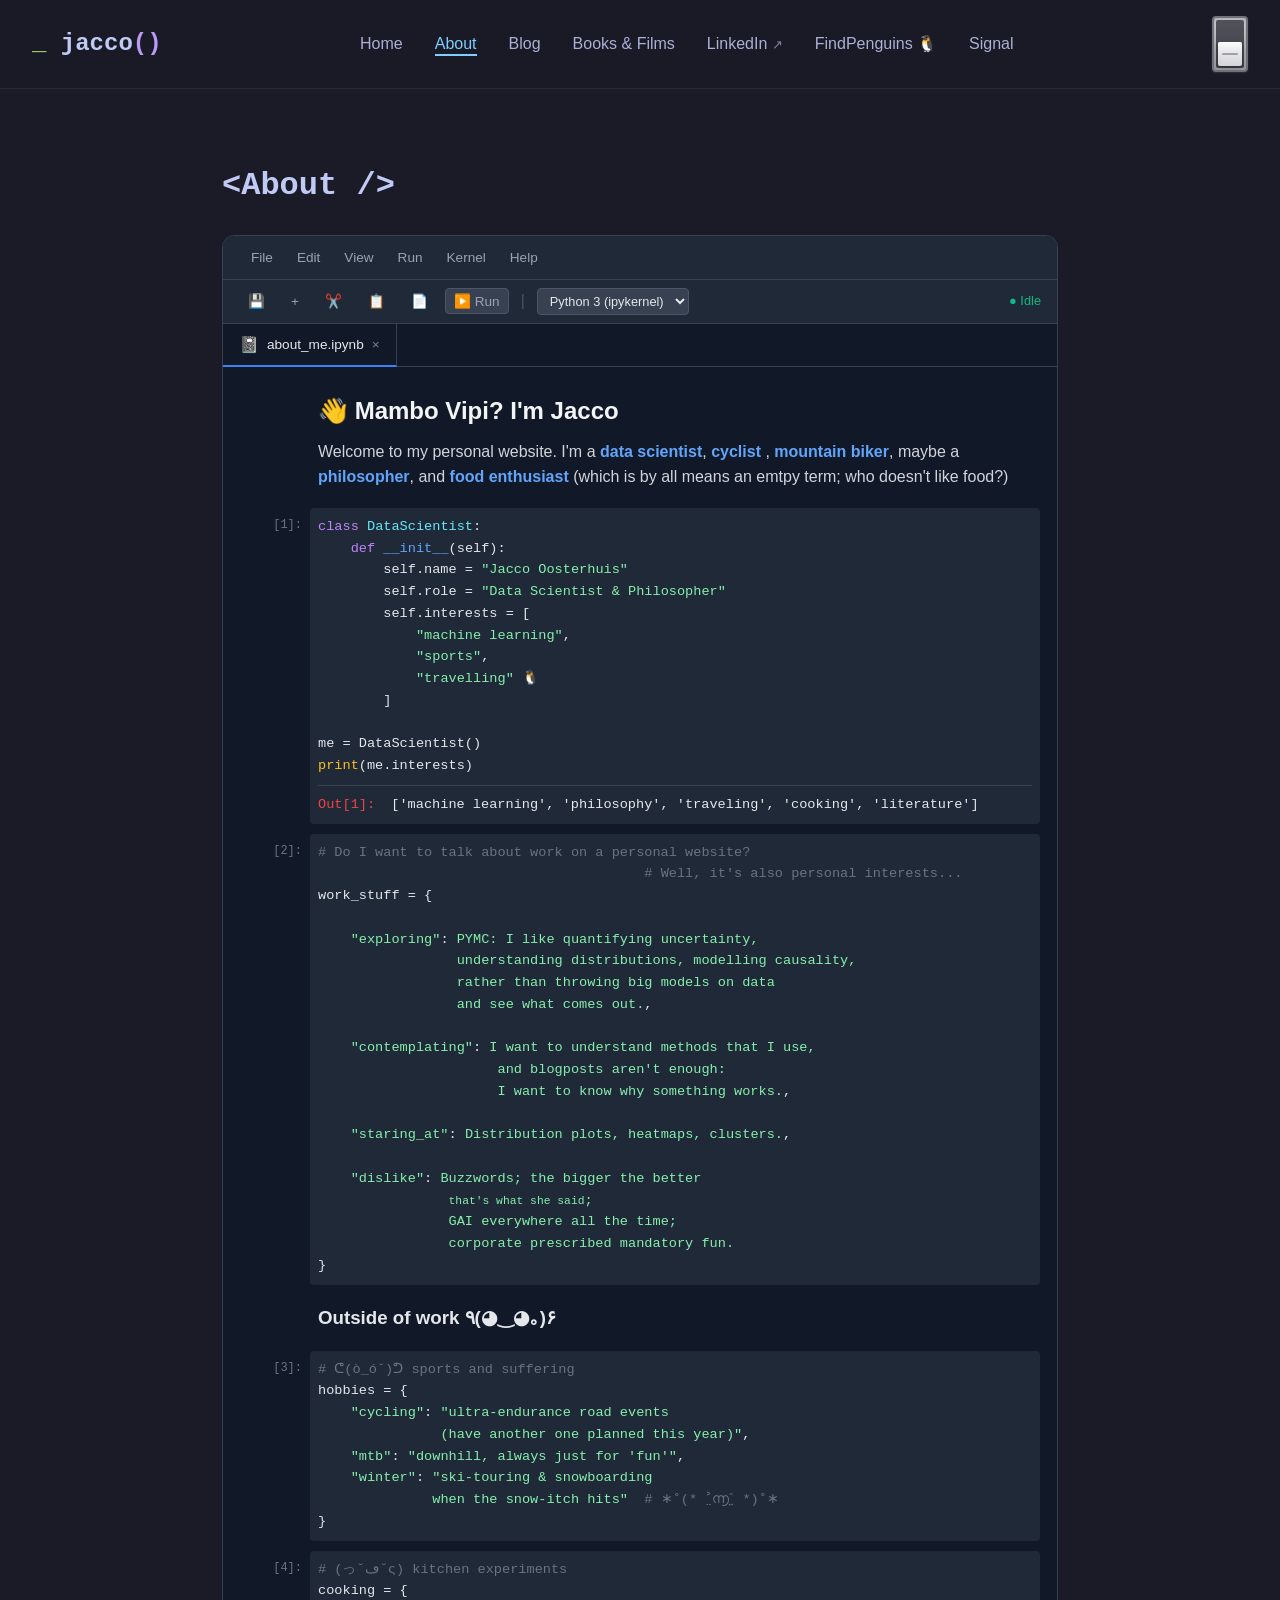
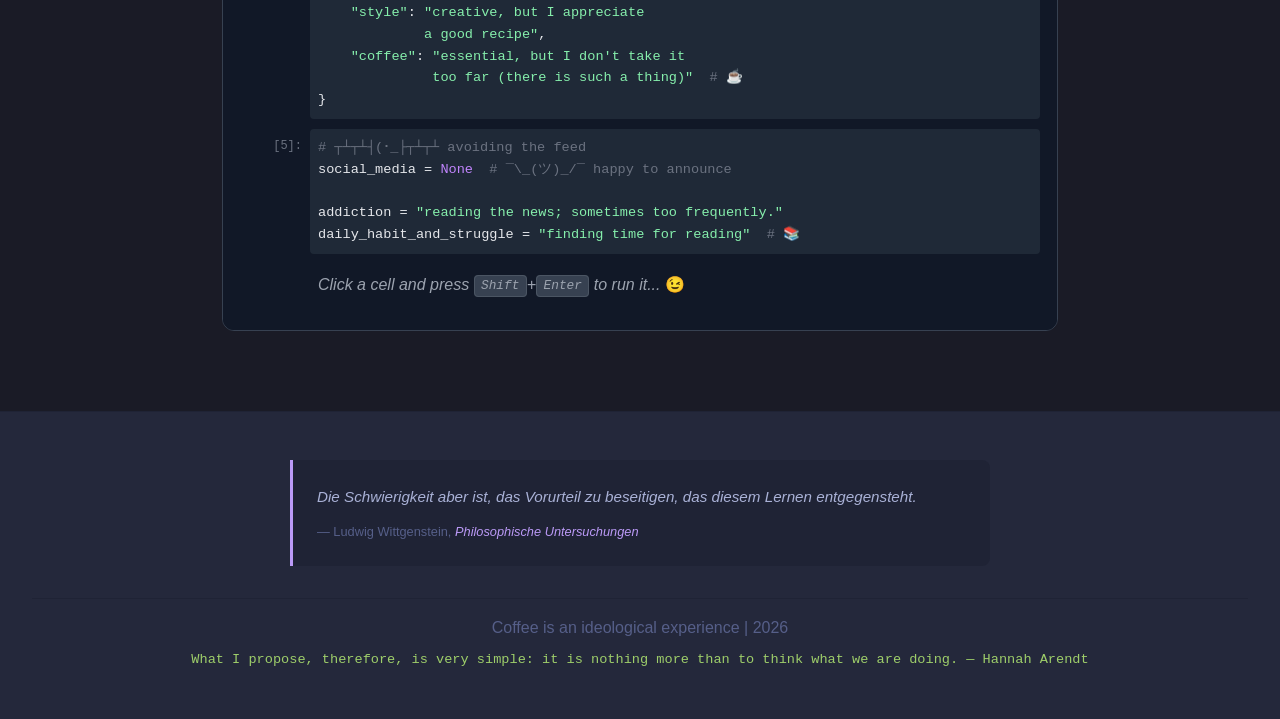
<file: about.html>
<!DOCTYPE html>
<html lang="en">
<head>
    <meta charset="UTF-8">
    <meta name="viewport" content="width=device-width, initial-scale=1.0">
    <title>About | Jacco Oosterhuis</title>
    <link rel="stylesheet" href="styles.css">
    <script src="main.js"></script>
    <script defer src="https://cloud.umami.is/script.js" data-website-id="15465a72-4ce7-4cb9-9554-c879aae16ece"></script>
</head>
<body>
    <div id="header-placeholder"></div>

    <main class="page-content">
        <section id="about" class="section about">
            <h2>&lt;About /&gt;</h2>
            <div class="about-content">
                <div class="jupyter-lab">
                    <div class="jupyter-header">
                        <div class="jupyter-menu">
                            <span>File</span>
                            <span>Edit</span>
                            <span>View</span>
                            <span>Run</span>
                            <span>Kernel</span>
                            <span>Help</span>
                        </div>
                        <div class="jupyter-toolbar">
                            <button class="jupyter-btn" title="Save">💾</button>
                            <button class="jupyter-btn" title="Add cell">+</button>
                            <button class="jupyter-btn" title="Cut">✂️</button>
                            <button class="jupyter-btn" title="Copy">📋</button>
                            <button class="jupyter-btn" title="Paste">📄</button>
                            <button class="jupyter-btn run-btn" title="Run">▶️ Run</button>
                            <span class="jupyter-divider">|</span>
                            <select class="jupyter-select">
                                <option>Python 3 (ipykernel)</option>
                            </select>
                            <span class="jupyter-kernel-status">● Idle</span>
                        </div>
                    </div>
                    <div class="jupyter-sidebar">
                        <div class="sidebar-icon active">📁</div>
                        <div class="sidebar-icon">🔍</div>
                        <div class="sidebar-icon">🔧</div>
                    </div>
                    <div class="jupyter-main">
                        <div class="jupyter-tabs">
                            <div class="jupyter-tab active">
                                <span class="tab-icon">📓</span>
                                about_me.ipynb
                                <span class="tab-close">×</span>
                            </div>
                        </div>
                        <div class="jupyter-notebook">
                            <div class="jupyter-cell markdown" data-cell="0" tabindex="0">
                                <div class="cell-sidebar">
                                    <span class="cell-number"></span>
                                </div>
                                <div class="cell-content">
                                    <div class="cell-rendered">
                                        <h1>👋 Mambo Vipi? I'm Jacco</h1>
                                        <p>Welcome to my personal website. I'm a <strong>data scientist</strong>, <strong> cyclist </strong>, <strong> mountain biker</strong>, maybe a <strong>philosopher</strong>, and <strong>food enthusiast</strong> (which is by all means an emtpy term; who doesn't like food?) </p>
                                    </div>
                                </div>
                            </div>
                            <div class="jupyter-cell code" data-cell="1" tabindex="0">
                                <div class="cell-sidebar">
                                    <span class="cell-number">[1]:</span>
                                </div>
                                <div class="cell-content">
                                    <pre class="cell-input"><span class="keyword">class</span> <span class="class-name">DataScientist</span>:
    <span class="keyword">def</span> <span class="function">__init__</span>(self):
        self.name = <span class="string">"Jacco Oosterhuis"</span>
        self.role = <span class="string">"Data Scientist & Philosopher"</span>
        self.interests = [
            <span class="string">"machine learning"</span>,
            <span class="string">"sports"</span>,
            <span class="string"><a href="https://findpenguins.com/2zhhsb5mmg9cf" target="_top" style="color: inherit; text-decoration: none">"travelling"</a></span> 🐧            
        ]

me = DataScientist()
<span class="builtin">print</span>(me.interests)</pre>
                                    <div class="cell-output">
                                        <span class="output-label">Out[1]:</span>
                                        <span class="output-text">['machine learning', 'philosophy', 'traveling', 'cooking', 'literature']</span>
                                    </div>
                                </div>
                            </div>
                            <div class="jupyter-cell code" data-cell="2" tabindex="0">
                                <div class="cell-sidebar">
                                    <span class="cell-number">[2]:</span>
                                </div>
                                <div class="cell-content">
                                    <pre class="cell-input"><span class="comment"># Do I want to talk about work on a personal website?</span>
                                        <span class="comment"># Well, it's also personal interests...</span>
work_stuff = {

    <span class="string">"exploring"</span>: <span class="string">PYMC: I like quantifying uncertainty,
                 understanding distributions, modelling causality,
                 rather than throwing big models on data
                 and see what comes out.</span>,

    <span class="string">"contemplating"</span>: <span class="string">I want to understand methods that I use,
                      and blogposts aren't enough:
                      I want to know why something works.</span>,

    <span class="string">"staring_at"</span>: <span class="string">Distribution plots, heatmaps, clusters.</span>,

    <span class="string">"dislike"</span>: <span class="string">Buzzwords; the bigger the better
                <small>that's what she said</small>;
                GAI everywhere all the time;
                corporate prescribed mandatory fun.</span>
}</pre>
                                </div>
                            </div>
                            <div class="jupyter-cell markdown" data-cell="3" tabindex="0">
                                <div class="cell-sidebar">
                                    <span class="cell-number"></span>
                                </div>
                                <div class="cell-content">
                                    <div class="cell-rendered">
                                        <h3>Outside of work ٩(◕‿◕｡)۶</h3>
                                    </div>
                                </div>
                            </div>
                            <div class="jupyter-cell code" data-cell="4" tabindex="0">
                                <div class="cell-sidebar">
                                    <span class="cell-number">[3]:</span>
                                </div>
                                <div class="cell-content">
                                    <pre class="cell-input"><span class="comment"># ᕦ(ò_óˇ)ᕤ sports and suffering</span>
hobbies = {
    <span class="string">"cycling"</span>: <span class="string">"ultra-endurance road events
               (have another one planned this year)"</span>,
    <span class="string">"mtb"</span>: <span class="string">"downhill, always just for 'fun'"</span>,
    <span class="string">"winter"</span>: <span class="string">"ski-touring & snowboarding
              when the snow-itch hits"</span>  <span class="comment"># ∗˚(* ˃̤൬˂̤ *)˚∗</span>
}</pre>
                                </div>
                            </div>
                            <div class="jupyter-cell code" data-cell="5" tabindex="0">
                                <div class="cell-sidebar">
                                    <span class="cell-number">[4]:</span>
                                </div>
                                <div class="cell-content">
                                    <pre class="cell-input"><span class="comment"># (っ˘ڡ˘ς) kitchen experiments</span>
cooking = {
    <span class="string">"style"</span>: <span class="string">"creative, but I appreciate
             a good recipe"</span>,
    <span class="string">"coffee"</span>: <span class="string">"essential, but I don't take it
              too far (there is such a thing)"</span>  <span class="comment"># ☕</span>
}</pre>
                                </div>
                            </div>
                            <div class="jupyter-cell code" data-cell="6" tabindex="0">
                                <div class="cell-sidebar">
                                    <span class="cell-number">[5]:</span>
                                </div>
                                <div class="cell-content">
                                    <pre class="cell-input"><span class="comment"># ┬┴┬┴┤(･_├┬┴┬┴ avoiding the feed</span>
social_media = <span class="keyword">None</span>  <span class="comment"># ¯\_(ツ)_/¯ happy to announce</span>

addiction = <span class="string">"reading the news; sometimes too frequently."</span>
daily_habit_and_struggle = <span class="string">"finding time for reading"</span>  <span class="comment"># 📚</span></pre>
                                </div>
                            </div>
                            <div class="jupyter-cell markdown" data-cell="3" tabindex="0">
                                <div class="cell-sidebar">
                                    <span class="cell-number"></span>
                                </div>
                                <div class="cell-content">
                                    <div class="cell-rendered">
                                        <p><em>Click a cell and press <kbd>Shift</kbd>+<kbd>Enter</kbd> to run it...</em> 😉</p>
                                    </div>
                                </div>
                            </div>
                        </div>
                    </div>
                </div>
            </div>
        </section>
    </main>

    <div id="footer-placeholder"></div>
</body>
</html>
</file>
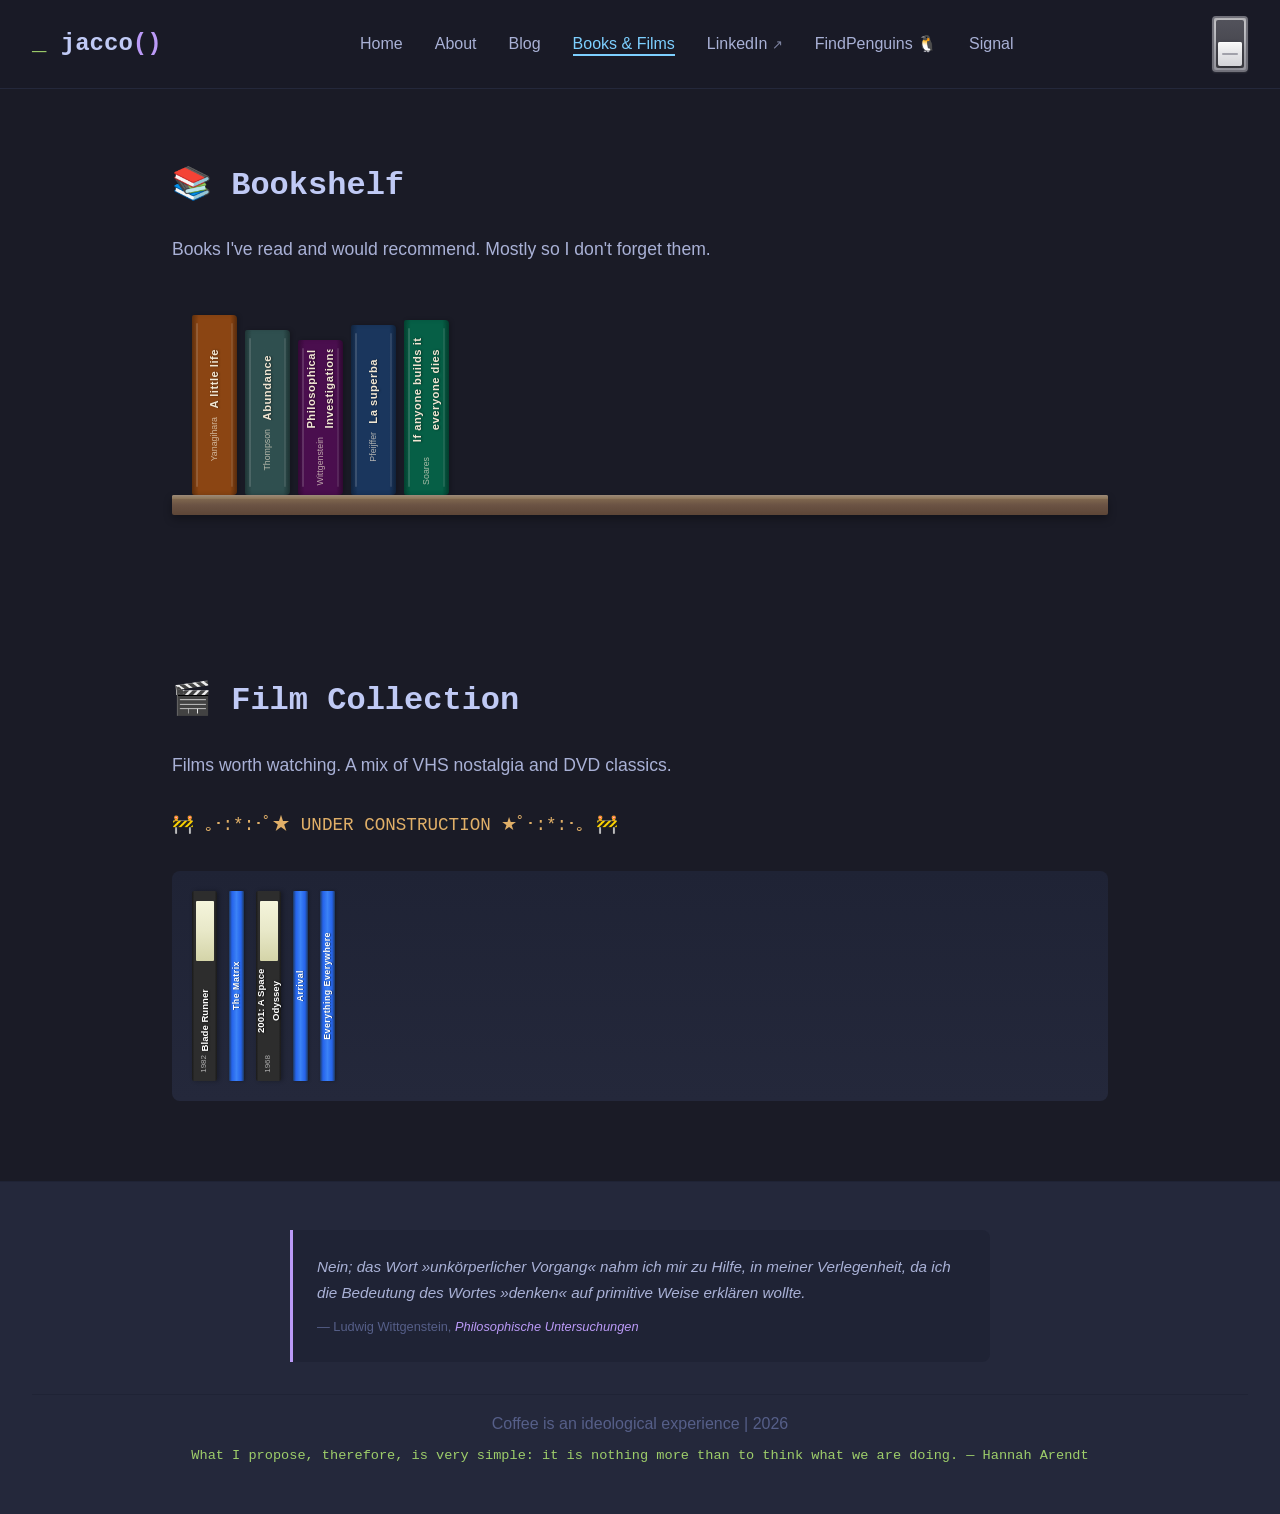
<file: media.html>
<!DOCTYPE html>
<html lang="en">
<head>
    <meta charset="UTF-8">
    <meta name="viewport" content="width=device-width, initial-scale=1.0">
    <title>Books & Films | Jacco Oosterhuis</title>
    <link rel="stylesheet" href="styles.css">
    <script src="main.js"></script>
    <script defer src="https://cloud.umami.is/script.js" data-website-id="15465a72-4ce7-4cb9-9554-c879aae16ece"></script>
</head>
<body>
    <div id="header-placeholder"></div>

    <main class="page-content">
        <section class="section media-section">
            <h2>📚 Bookshelf</h2>
            <p class="section-intro">Books I've read and would recommend. Mostly so I don't forget them.</p>

            <div class="bookshelf">
                <div class="shelf" id="bookshelf-container">
                    <!-- Books loaded dynamically from data/books.json -->
                    <div class="shelf-wood"></div>
                </div>
            </div>
        </section>

        <section class="section media-section">
            <h2>🎬 Film Collection</h2>
            <p class="section-intro">Films worth watching. A mix of VHS nostalgia and DVD classics.</p>
            <p class="section-intro" style="font-family: var(--font-mono); color: var(--accent-yellow);">
                🚧 ｡･:*:･ﾟ★ UNDER CONSTRUCTION ★ﾟ･:*:･｡ 🚧
            </p>

            <div class="film-shelf" id="filmshelf-container">
                <!-- Films loaded dynamically from data/films.json -->
            </div>
        </section>
    </main>

    <div id="footer-placeholder"></div>
</body>
</html>
</file>
<file: styles.css>
/* Reset and base styles */
* {
    margin: 0;
    padding: 0;
    box-sizing: border-box;
}

:root {
    /* Dark theme (default) */
    --bg-primary: #1a1b26;
    --bg-secondary: #24283b;
    --bg-tertiary: #1f2335;
    --text-primary: #c0caf5;
    --text-secondary: #a9b1d6;
    --text-muted: #565f89;
    --accent-blue: #7aa2f7;
    --accent-purple: #bb9af7;
    --accent-green: #9ece6a;
    --accent-orange: #ff9e64;
    --accent-red: #f7768e;
    --accent-cyan: #7dcfff;
    --accent-yellow: #e0af68;
    --font-mono: 'Fira Code', 'SF Mono', 'Consolas', monospace;
    --font-sans: 'Inter', -apple-system, BlinkMacSystemFont, 'Segoe UI', sans-serif;

    /* Navbar backgrounds */
    --navbar-bg: rgba(26, 27, 38, 0.95);

    /* Jupyter colors */
    --jupyter-bg: #111827;
    --jupyter-header: #1f2937;
    --jupyter-border: #374151;
    --jupyter-cell-bg: #1f2937;
    --jupyter-text: #e5e7eb;
    --jupyter-text-muted: #9ca3af;
}

/* Light theme */
[data-theme="light"] {
    --bg-primary: #f8fafc;
    --bg-secondary: #e2e8f0;
    --bg-tertiary: #f1f5f9;
    --text-primary: #1e293b;
    --text-secondary: #475569;
    --text-muted: #94a3b8;
    --accent-blue: #3b82f6;
    --accent-purple: #8b5cf6;
    --accent-green: #22c55e;
    --accent-orange: #f97316;
    --accent-red: #ef4444;
    --accent-cyan: #06b6d4;
    --accent-yellow: #eab308;

    /* Navbar backgrounds */
    --navbar-bg: rgba(248, 250, 252, 0.95);

    /* Jupyter colors for light mode */
    --jupyter-bg: #ffffff;
    --jupyter-header: #f1f5f9;
    --jupyter-border: #e2e8f0;
    --jupyter-cell-bg: #f8fafc;
    --jupyter-text: #1e293b;
    --jupyter-text-muted: #64748b;
}

html {
    scroll-behavior: smooth;
}

body {
    font-family: var(--font-sans);
    background: var(--bg-primary);
    color: var(--text-primary);
    line-height: 1.6;
    min-height: 100vh;
}

/* Navigation */
.navbar {
    position: fixed;
    top: 0;
    left: 0;
    right: 0;
    background: var(--navbar-bg);
    backdrop-filter: blur(10px);
    padding: 1rem 2rem;
    display: flex;
    justify-content: space-between;
    align-items: center;
    z-index: 1000;
    border-bottom: 1px solid var(--bg-secondary);
}

.nav-brand {
    font-family: var(--font-mono);
    font-size: 1.5rem;
    font-weight: 600;
    color: var(--text-primary);
}

.nav-brand a {
    color: inherit;
    text-decoration: none;
}

.nav-link.active {
    color: var(--accent-cyan);
}

.nav-link.active::after {
    width: 100%;
}

.nav-brand .cursor {
    color: var(--accent-green);
    animation: blink 1s infinite;
}

.nav-brand .accent {
    color: var(--accent-purple);
}

.nav-links {
    display: flex;
    list-style: none;
    gap: 2rem;
}

.nav-link {
    color: var(--text-secondary);
    text-decoration: none;
    font-weight: 500;
    transition: color 0.3s ease;
    position: relative;
}

.nav-link:hover {
    color: var(--accent-cyan);
}

.nav-link::after {
    content: '';
    position: absolute;
    bottom: -4px;
    left: 0;
    width: 0;
    height: 2px;
    background: var(--accent-cyan);
    transition: width 0.3s ease;
}

.nav-link:hover::after {
    width: 100%;
}

.nav-link .arrow {
    font-size: 0.8em;
    opacity: 0.7;
}

.nav-toggle {
    display: none;
    flex-direction: column;
    gap: 5px;
    background: none;
    border: none;
    cursor: pointer;
    padding: 5px;
}

.nav-toggle span {
    display: block;
    width: 25px;
    height: 2px;
    background: var(--text-primary);
    transition: 0.3s;
}

/* Hero Section */
.hero {
    display: flex;
    align-items: center;
    justify-content: center;
    gap: 4rem;
    padding: 10rem 2rem 8rem;
    flex-wrap: wrap;
}

.hero-content {
    max-width: 500px;
}

.hero h1 {
    font-size: 3.5rem;
    font-family: var(--font-mono);
    margin-bottom: 1rem;
    background: linear-gradient(135deg, var(--accent-cyan), var(--accent-purple));
    -webkit-background-clip: text;
    -webkit-text-fill-color: transparent;
    background-clip: text;
}

.blink {
    animation: blink 1s infinite;
    -webkit-text-fill-color: var(--accent-green);
}

@keyframes blink {
    0%, 50% { opacity: 1; }
    51%, 100% { opacity: 0; }
}

.tagline {
    font-size: 1.3rem;
    color: var(--text-secondary);
    margin-bottom: 1.5rem;
}

#rotating-text {
    color: var(--accent-orange);
    font-weight: 600;
}

.philosophy-quote {
    font-style: italic;
    color: var(--text-muted);
    border-left: 3px solid var(--accent-purple);
    padding-left: 1rem;
    margin-top: 1rem;
}

/* Duck-Rabbit Image */
.hero-image {
    max-width: 400px;
}

.duck-rabbit-container {
    background: var(--bg-secondary);
    padding: 1.5rem;
    border-radius: 12px;
    border: 1px solid var(--bg-tertiary);
    transition: transform 0.3s ease, box-shadow 0.3s ease;
}

.duck-rabbit-container:hover {
    transform: translateY(-5px);
    box-shadow: 0 10px 40px rgba(122, 162, 247, 0.1);
}

.duck-rabbit {
    width: 100%;
    border-radius: 8px;
    cursor: pointer;
    transition: transform 0.5s ease;
}

.duck-rabbit.flipped {
    transform: scaleX(-1);
}

figcaption {
    margin-top: 1rem;
    color: var(--text-muted);
    text-align: center;
    font-size: 0.9rem;
}

.clickable {
    color: var(--accent-cyan);
    cursor: pointer;
    text-decoration: underline;
    text-decoration-style: dotted;
}

.clickable:hover {
    color: var(--accent-purple);
}

/* Page content (for non-home pages) */
.page-content {
    padding-top: 80px;
    min-height: calc(100vh - 150px);
}

/* Sections */
.section {
    padding: 5rem 2rem;
    max-width: 900px;
    margin: 0 auto;
}

.section h2 {
    font-size: 2rem;
    font-family: var(--font-mono);
    margin-bottom: 1.5rem;
    color: var(--text-primary);
}

.section h2 .accent {
    color: var(--accent-yellow);
}

.section-intro {
    color: var(--text-secondary);
    margin-bottom: 2rem;
    font-size: 1.1rem;
}

/* About Section - Terminal */
.terminal {
    background: var(--bg-tertiary);
    border-radius: 12px;
    overflow: hidden;
    margin-bottom: 2rem;
    border: 1px solid var(--bg-secondary);
}

.terminal-header {
    background: var(--bg-secondary);
    padding: 0.75rem 1rem;
    display: flex;
    align-items: center;
    gap: 0.5rem;
}

.dot {
    width: 12px;
    height: 12px;
    border-radius: 50%;
}

.dot.red { background: #ff5f56; }
.dot.yellow { background: #ffbd2e; }
.dot.green { background: #27ca40; }

.terminal-title {
    margin-left: 1rem;
    color: var(--text-muted);
    font-family: var(--font-mono);
    font-size: 0.85rem;
}

.terminal-body {
    padding: 1.5rem;
    overflow-x: auto;
}

.terminal-body pre {
    font-family: var(--font-mono);
    font-size: 0.9rem;
    line-height: 1.8;
}

.terminal-body .keyword { color: var(--accent-purple); }
.terminal-body .class-name { color: var(--accent-cyan); }
.terminal-body .function { color: var(--accent-blue); }
.terminal-body .string { color: var(--accent-green); }
.terminal-body .comment { color: var(--text-muted); }

.about-text {
    color: var(--text-secondary);
    font-size: 1.1rem;
}

/* Jupyter Lab Interface */
.jupyter-lab {
    background: #111827;
    border-radius: 12px;
    overflow: hidden;
    border: 1px solid #374151;
    font-family: var(--font-sans);
}

.jupyter-header {
    background: #1f2937;
    border-bottom: 1px solid #374151;
}

.jupyter-menu {
    display: flex;
    gap: 0;
    padding: 0.4rem 1rem;
    font-size: 0.85rem;
    color: #9ca3af;
    border-bottom: 1px solid #374151;
}

.jupyter-menu span {
    padding: 0.25rem 0.75rem;
    cursor: pointer;
    transition: background 0.2s;
    border-radius: 4px;
}

.jupyter-menu span:hover {
    background: #374151;
    color: #e5e7eb;
}

.jupyter-toolbar {
    display: flex;
    align-items: center;
    gap: 0.5rem;
    padding: 0.5rem 1rem;
    flex-wrap: wrap;
}

.jupyter-btn {
    background: transparent;
    border: 1px solid transparent;
    color: #9ca3af;
    padding: 0.25rem 0.5rem;
    border-radius: 4px;
    cursor: pointer;
    font-size: 0.85rem;
    transition: all 0.2s;
}

.jupyter-btn:hover {
    background: #374151;
    border-color: #4b5563;
}

.jupyter-btn.run-btn {
    background: #374151;
    border-color: #4b5563;
}

.jupyter-divider {
    color: #4b5563;
    margin: 0 0.25rem;
}

.jupyter-select {
    background: #374151;
    border: 1px solid #4b5563;
    color: #e5e7eb;
    padding: 0.25rem 0.5rem;
    border-radius: 4px;
    font-size: 0.8rem;
}

.jupyter-kernel-status {
    color: #10b981;
    font-size: 0.8rem;
    margin-left: auto;
}

.jupyter-main {
    display: flex;
    flex-direction: column;
}

.jupyter-sidebar {
    position: absolute;
    left: 0;
    display: none; /* Simplified for this demo */
}

.jupyter-tabs {
    display: flex;
    background: #111827;
    border-bottom: 1px solid #374151;
}

.jupyter-tab {
    display: flex;
    align-items: center;
    gap: 0.5rem;
    padding: 0.5rem 1rem;
    font-size: 0.85rem;
    color: #9ca3af;
    background: #1f2937;
    border-right: 1px solid #374151;
    cursor: pointer;
}

.jupyter-tab.active {
    background: #111827;
    color: #e5e7eb;
    border-bottom: 2px solid #3b82f6;
    margin-bottom: -1px;
}

.tab-icon {
    font-size: 1rem;
}

.tab-close {
    opacity: 0.5;
    cursor: pointer;
}

.tab-close:hover {
    opacity: 1;
}

.jupyter-notebook {
    padding: 1rem;
    background: #111827;
}

.jupyter-cell {
    display: flex;
    margin-bottom: 0.5rem;
    border: 1px solid transparent;
    border-radius: 4px;
    transition: all 0.2s;
    cursor: pointer;
}

.jupyter-cell:hover {
    border-color: #374151;
}

.jupyter-cell:focus {
    outline: none;
    border-color: #3b82f6;
    box-shadow: 0 0 0 1px #3b82f6;
}

.jupyter-cell.selected {
    border-color: #3b82f6;
    background: rgba(59, 130, 246, 0.05);
}

.cell-sidebar {
    width: 70px;
    flex-shrink: 0;
    padding: 0.5rem;
    display: flex;
    align-items: flex-start;
    justify-content: flex-end;
}

.cell-number {
    font-family: var(--font-mono);
    font-size: 0.75rem;
    color: #6b7280;
}

.cell-content {
    flex: 1;
    padding: 0.5rem;
    overflow-x: auto;
}

.jupyter-cell.code .cell-content {
    background: #1f2937;
    border-radius: 4px;
}

.cell-input {
    font-family: var(--font-mono);
    font-size: 0.85rem;
    line-height: 1.6;
    color: #e5e7eb;
    margin: 0;
    white-space: pre-wrap;
}

.cell-input .keyword { color: #c084fc; }
.cell-input .class-name { color: #67e8f9; }
.cell-input .function { color: #60a5fa; }
.cell-input .string { color: #86efac; }
.cell-input .comment { color: #6b7280; }
.cell-input .builtin { color: #fbbf24; }

.cell-output {
    margin-top: 0.5rem;
    padding-top: 0.5rem;
    border-top: 1px solid #374151;
    font-family: var(--font-mono);
    font-size: 0.85rem;
}

.output-label {
    color: #ef4444;
    margin-right: 0.5rem;
}

.output-text {
    color: #e5e7eb;
}

.cell-rendered {
    color: #e5e7eb;
    line-height: 1.6;
}

.cell-rendered h1 {
    font-size: 1.5rem;
    margin-bottom: 0.5rem;
    color: #f3f4f6;
}

.cell-rendered p {
    color: #d1d5db;
}

.cell-rendered strong {
    color: #60a5fa;
}

.cell-rendered em {
    color: #9ca3af;
}

.cell-rendered kbd {
    background: #374151;
    padding: 0.15rem 0.4rem;
    border-radius: 4px;
    font-size: 0.8rem;
    border: 1px solid #4b5563;
    font-family: var(--font-mono);
}

/* Gotcha output animation */
.gotcha-output {
    margin-top: 0.5rem;
    padding: 0.75rem;
    background: linear-gradient(135deg, #7c3aed, #db2777);
    border-radius: 4px;
    color: white;
    font-weight: 600;
    text-align: center;
    animation: gotcha-appear 0.3s ease;
}

@keyframes gotcha-appear {
    from {
        opacity: 0;
        transform: translateY(-10px);
    }
    to {
        opacity: 1;
        transform: translateY(0);
    }
}

/* FindPenguins Embed */
.penguin-embed {
    margin-top: 2rem;
    background: var(--bg-secondary);
    border-radius: 12px;
    padding: 1.5rem;
    border: 1px solid var(--bg-tertiary);
}

.penguin-embed .findpenguins-media {
    min-height: 400px;
}

/* Mobile responsive for Jupyter */
@media (max-width: 768px) {
    .jupyter-menu {
        display: none;
    }

    .jupyter-toolbar {
        padding: 0.5rem;
    }

    .jupyter-toolbar .jupyter-select {
        display: none;
    }

    .cell-sidebar {
        width: 40px;
    }

    .cell-input {
        font-size: 0.75rem;
    }
}

/* Blog Section */
.blog-posts {
    display: grid;
    gap: 1.5rem;
}

.blog-card {
    background: var(--bg-secondary);
    padding: 1.5rem;
    border-radius: 12px;
    border: 1px solid var(--bg-tertiary);
    transition: transform 0.3s ease, border-color 0.3s ease;
}

.blog-card:hover {
    transform: translateX(5px);
    border-color: var(--accent-blue);
}

.blog-date {
    font-family: var(--font-mono);
    font-size: 0.85rem;
    color: var(--accent-orange);
}

.blog-card h3 {
    margin: 0.5rem 0;
    color: var(--text-primary);
}

.blog-card p {
    color: var(--text-secondary);
    margin-bottom: 1rem;
}

.blog-tags {
    display: flex;
    gap: 0.5rem;
    flex-wrap: wrap;
}

.tag {
    font-family: var(--font-mono);
    font-size: 0.8rem;
    color: var(--accent-cyan);
    background: rgba(122, 207, 255, 0.1);
    padding: 0.25rem 0.5rem;
    border-radius: 4px;
}

.blog-card.placeholder {
    border-style: dashed;
    text-align: center;
}

.placeholder-content {
    color: var(--text-muted);
}

.placeholder-icon {
    font-size: 2rem;
    display: block;
    margin-bottom: 0.5rem;
}

.placeholder-content code {
    font-family: var(--font-mono);
    font-size: 0.85rem;
    color: var(--accent-purple);
}

/* Travel / Penguin Section */
.travel {
    text-align: center;
}

.inline-link {
    color: var(--accent-cyan);
    text-decoration: none;
    border-bottom: 1px dotted var(--accent-cyan);
}

.inline-link:hover {
    color: var(--accent-purple);
    border-color: var(--accent-purple);
}

.penguin-cta {
    margin-top: 2rem;
}

.penguin-button {
    display: inline-block;
    padding: 1rem 2rem;
    background: linear-gradient(135deg, var(--accent-blue), var(--accent-purple));
    color: white;
    text-decoration: none;
    border-radius: 50px;
    font-weight: 600;
    transition: transform 0.3s ease, box-shadow 0.3s ease;
}

.penguin-button:hover {
    transform: scale(1.05);
    box-shadow: 0 10px 30px rgba(122, 162, 247, 0.3);
}

/* Footer */
footer {
    text-align: center;
    padding: 3rem 2rem;
    background: var(--bg-secondary);
    color: var(--text-muted);
    border-top: 1px solid var(--bg-tertiary);
}

.footer-joke {
    font-family: var(--font-mono);
    font-size: 0.85rem;
    margin-top: 0.5rem;
    color: var(--accent-green);
}

/* Wittgenstein Quote */
.wittgenstein-quote {
    max-width: 700px;
    margin: 0 auto 2rem auto;
    padding: 1.5rem;
    border-left: 3px solid var(--accent-purple);
    background: var(--bg-tertiary);
    border-radius: 0 8px 8px 0;
    text-align: left;
}

.quote-text {
    font-style: italic;
    color: var(--text-secondary);
    line-height: 1.7;
    font-size: 0.95rem;
    margin: 0;
    min-height: 1.5em;
    opacity: 1;
    transition: opacity 0.5s ease;
}

.quote-text.fade-out {
    opacity: 0;
}

.quote-source {
    font-size: 0.8rem;
    color: var(--text-muted);
    margin-top: 0.75rem;
    margin-bottom: 0;
}

.quote-source em {
    color: var(--accent-purple);
}

.footer-main {
    padding-top: 1rem;
    border-top: 1px solid var(--bg-tertiary);
}

/* Light mode quote adjustments */
[data-theme="light"] .wittgenstein-quote {
    background: #f1f5f9;
}

/* Mobile Responsive */
@media (max-width: 768px) {
    .nav-links {
        display: none;
        position: absolute;
        top: 100%;
        left: 0;
        right: 0;
        background: var(--bg-primary);
        flex-direction: column;
        padding: 1rem;
        gap: 1rem;
        border-bottom: 1px solid var(--bg-secondary);
    }

    .nav-links.active {
        display: flex;
    }

    .nav-toggle {
        display: flex;
    }

    .hero {
        flex-direction: column;
        text-align: center;
        gap: 2rem;
    }

    .hero h1 {
        font-size: 2.5rem;
    }

    .hero-image {
        max-width: 300px;
    }

    .philosophy-quote {
        text-align: left;
    }

    .section {
        padding: 3rem 1rem;
    }

    .terminal-body pre {
        font-size: 0.75rem;
    }
}

/* Scrollbar styling */
::-webkit-scrollbar {
    width: 8px;
    height: 8px;
}

::-webkit-scrollbar-track {
    background: var(--bg-secondary);
}

::-webkit-scrollbar-thumb {
    background: var(--text-muted);
    border-radius: 4px;
}

::-webkit-scrollbar-thumb:hover {
    background: var(--accent-blue);
}

/* Selection styling */
::selection {
    background: var(--accent-purple);
    color: var(--bg-primary);
}

/* ================================
   Light Switch Toggle
   ================================ */
.light-switch {
    position: relative;
    display: flex;
    align-items: center;
    gap: 0.75rem;
}

.switch-plate {
    position: relative;
    width: 36px;
    height: 56px;
    background: linear-gradient(180deg, #d4d4d8 0%, #a1a1aa 100%);
    border-radius: 4px;
    box-shadow:
        inset 0 2px 4px rgba(0, 0, 0, 0.2),
        0 1px 2px rgba(255, 255, 255, 0.1);
    cursor: pointer;
    overflow: hidden;
    border: 2px solid #71717a;
}

.switch-plate::before {
    content: '';
    position: absolute;
    top: 2px;
    left: 2px;
    right: 2px;
    bottom: 2px;
    background: linear-gradient(180deg, #52525b 0%, #3f3f46 100%);
    border-radius: 2px;
}

.switch-toggle {
    position: absolute;
    top: 4px;
    left: 4px;
    right: 4px;
    height: 24px;
    background: linear-gradient(180deg, #fafafa 0%, #e4e4e7 50%, #d4d4d8 100%);
    border-radius: 2px;
    box-shadow:
        0 2px 4px rgba(0, 0, 0, 0.3),
        inset 0 1px 0 rgba(255, 255, 255, 0.8);
    transition: top 0.15s ease-in-out;
    display: flex;
    align-items: center;
    justify-content: center;
}

.switch-toggle::after {
    content: '';
    width: 16px;
    height: 2px;
    background: #a1a1aa;
    border-radius: 1px;
}

/* Switch in "off" position (dark mode) */
[data-theme="dark"] .switch-toggle,
:not([data-theme]) .switch-toggle {
    top: calc(100% - 28px);
}

/* Switch in "on" position (light mode) */
[data-theme="light"] .switch-toggle {
    top: 4px;
}

.switch-label {
    font-family: var(--font-mono);
    font-size: 0.7rem;
    color: var(--text-muted);
    text-transform: uppercase;
    letter-spacing: 0.05em;
    writing-mode: vertical-rl;
    text-orientation: mixed;
    transform: rotate(180deg);
}

/* Click effect */
.switch-plate:active .switch-toggle {
    height: 22px;
    box-shadow:
        0 1px 2px rgba(0, 0, 0, 0.3),
        inset 0 1px 0 rgba(255, 255, 255, 0.8);
}

/* Theme transition */
body {
    transition: background-color 0.3s ease, color 0.3s ease;
}

.navbar,
.blog-card,
.duck-rabbit-container,
footer,
.penguin-embed {
    transition: background-color 0.3s ease, border-color 0.3s ease;
}

/* Jupyter light mode overrides */
[data-theme="light"] .jupyter-lab {
    background: #ffffff;
    border-color: #e2e8f0;
}

[data-theme="light"] .jupyter-header {
    background: #f1f5f9;
}

[data-theme="light"] .jupyter-menu {
    border-color: #e2e8f0;
}

[data-theme="light"] .jupyter-menu span {
    color: #64748b;
}

[data-theme="light"] .jupyter-menu span:hover {
    background: #e2e8f0;
    color: #1e293b;
}

[data-theme="light"] .jupyter-toolbar {
    border-color: #e2e8f0;
}

[data-theme="light"] .jupyter-btn {
    color: #64748b;
}

[data-theme="light"] .jupyter-btn:hover,
[data-theme="light"] .jupyter-btn.run-btn {
    background: #e2e8f0;
    border-color: #cbd5e1;
}

[data-theme="light"] .jupyter-divider {
    color: #cbd5e1;
}

[data-theme="light"] .jupyter-select {
    background: #e2e8f0;
    border-color: #cbd5e1;
    color: #1e293b;
}

[data-theme="light"] .jupyter-tabs {
    background: #ffffff;
    border-color: #e2e8f0;
}

[data-theme="light"] .jupyter-tab {
    background: #f1f5f9;
    color: #64748b;
    border-color: #e2e8f0;
}

[data-theme="light"] .jupyter-tab.active {
    background: #ffffff;
    color: #1e293b;
}

[data-theme="light"] .jupyter-notebook {
    background: #ffffff;
}

[data-theme="light"] .jupyter-cell:hover {
    border-color: #e2e8f0;
}

[data-theme="light"] .jupyter-cell.code .cell-content {
    background: #f8fafc;
}

[data-theme="light"] .cell-number {
    color: #94a3b8;
}

[data-theme="light"] .cell-input {
    color: #1e293b;
}

[data-theme="light"] .cell-input .keyword { color: #7c3aed; }
[data-theme="light"] .cell-input .class-name { color: #0891b2; }
[data-theme="light"] .cell-input .function { color: #2563eb; }
[data-theme="light"] .cell-input .string { color: #16a34a; }
[data-theme="light"] .cell-input .comment { color: #94a3b8; }
[data-theme="light"] .cell-input .builtin { color: #d97706; }

[data-theme="light"] .cell-output {
    border-color: #e2e8f0;
}

[data-theme="light"] .output-text {
    color: #1e293b;
}

[data-theme="light"] .cell-rendered {
    color: #1e293b;
}

[data-theme="light"] .cell-rendered h1 {
    color: #0f172a;
}

[data-theme="light"] .cell-rendered p {
    color: #475569;
}

[data-theme="light"] .cell-rendered strong {
    color: #2563eb;
}

[data-theme="light"] .cell-rendered em {
    color: #64748b;
}

[data-theme="light"] .cell-rendered kbd {
    background: #e2e8f0;
    border-color: #cbd5e1;
}

/* ================================
   Media Section (Books & Films)
   ================================ */
.media-section {
    max-width: 1000px;
}

/* ================================
   Bookshelf Styling
   ================================ */
.bookshelf {
    margin-top: 2rem;
}

.shelf {
    display: flex;
    align-items: flex-end;
    gap: 8px;
    padding: 0 20px 0 20px;
    position: relative;
    min-height: 220px;
}

.shelf-wood {
    position: absolute;
    bottom: 0;
    left: 0;
    right: 0;
    height: 20px;
    background: linear-gradient(180deg, #8B7355 0%, #6B5344 50%, #5D4637 100%);
    border-radius: 2px;
    box-shadow:
        0 4px 8px rgba(0, 0, 0, 0.3),
        inset 0 2px 0 rgba(255, 255, 255, 0.1);
}

.shelf-wood::before {
    content: '';
    position: absolute;
    top: 0;
    left: 0;
    right: 0;
    height: 4px;
    background: linear-gradient(180deg, #9D8B7A 0%, #8B7355 100%);
    border-radius: 2px 2px 0 0;
}

.book {
    position: relative;
    width: 45px;
    height: var(--book-height, 170px);
    cursor: pointer;
    transform-style: preserve-3d;
    transition: all 0.4s ease;
    margin-bottom: 20px;
}

.book-spine {
    position: absolute;
    inset: 0;
    background: linear-gradient(90deg,
        color-mix(in srgb, var(--book-color) 70%, black) 0%,
        var(--book-color) 15%,
        var(--book-color) 85%,
        color-mix(in srgb, var(--book-color) 70%, black) 100%
    );
    border-radius: 2px 4px 4px 2px;
    display: flex;
    flex-direction: column;
    justify-content: center;
    align-items: center;
    padding: 10px 4px;
    box-shadow:
        2px 0 4px rgba(0, 0, 0, 0.2),
        inset -2px 0 4px rgba(0, 0, 0, 0.1);
    overflow: hidden;
}

.book-spine::before {
    content: '';
    position: absolute;
    top: 8px;
    bottom: 8px;
    left: 4px;
    width: 2px;
    background: rgba(255, 255, 255, 0.15);
    border-radius: 1px;
}

.book-spine::after {
    content: '';
    position: absolute;
    top: 8px;
    bottom: 8px;
    right: 4px;
    width: 2px;
    background: rgba(255, 255, 255, 0.1);
    border-radius: 1px;
}

.book-title {
    writing-mode: vertical-rl;
    text-orientation: mixed;
    transform: rotate(180deg);
    font-size: 0.7rem;
    font-weight: 600;
    color: #f0e6d3;
    text-shadow: 0 1px 2px rgba(0, 0, 0, 0.5);
    letter-spacing: 0.5px;
    text-align: center;
    max-height: 100%;
    overflow: hidden;
}

.book-author {
    writing-mode: vertical-rl;
    text-orientation: mixed;
    transform: rotate(180deg);
    font-size: 0.55rem;
    color: rgba(240, 230, 211, 0.7);
    margin-top: 8px;
}

.book-details {
    position: absolute;
    left: 55px;
    top: 0;
    width: 280px;
    background: var(--bg-secondary);
    border: 1px solid var(--bg-tertiary);
    border-radius: 8px;
    padding: 1rem;
    opacity: 0;
    visibility: hidden;
    transform: translateX(-10px);
    transition: all 0.3s ease;
    z-index: 100;
    box-shadow: 0 10px 30px rgba(0, 0, 0, 0.3);
}

.book-details h3 {
    font-size: 1rem;
    color: var(--text-primary);
    margin-bottom: 0.25rem;
}

.book-meta {
    font-size: 0.8rem;
    color: var(--text-muted);
    margin-bottom: 0.5rem;
}

.book-review {
    font-size: 0.85rem;
    color: var(--text-secondary);
    line-height: 1.5;
    margin-bottom: 0.5rem;
}

.book-rating {
    color: var(--accent-yellow);
    font-size: 0.9rem;
}

/* Book hover and expanded states */
.book:hover {
    transform: translateY(-10px);
}

.book:hover .book-spine {
    box-shadow:
        2px 0 4px rgba(0, 0, 0, 0.2),
        inset -2px 0 4px rgba(0, 0, 0, 0.1),
        0 10px 20px rgba(0, 0, 0, 0.3);
}

.book.expanded {
    transform: translateY(-10px) rotate(-15deg);
    z-index: 50;
}

.book.expanded .book-details {
    opacity: 1;
    visibility: visible;
    transform: translateX(0) rotate(15deg);
}

/* ================================
   VHS & DVD Styling
   ================================ */
.film-shelf {
    display: flex;
    gap: 12px;
    flex-wrap: wrap;
    margin-top: 2rem;
    padding: 20px;
    background: linear-gradient(180deg, var(--bg-tertiary) 0%, var(--bg-secondary) 100%);
    border-radius: 8px;
}

/* VHS Case */
.vhs-case {
    position: relative;
    width: 25px;
    height: 190px;
    cursor: pointer;
    transition: all 0.4s ease;
}

.vhs-spine {
    position: absolute;
    inset: 0;
    background: linear-gradient(90deg,
        #1a1a1a 0%,
        #2d2d2d 10%,
        #2d2d2d 90%,
        #1a1a1a 100%
    );
    border-radius: 2px;
    display: flex;
    flex-direction: column;
    justify-content: center;
    align-items: center;
    padding: 8px 2px;
    box-shadow: 2px 0 4px rgba(0, 0, 0, 0.3);
}

.vhs-spine::before {
    content: '';
    position: absolute;
    top: 10px;
    left: 50%;
    transform: translateX(-50%);
    width: 18px;
    height: 60px;
    background: linear-gradient(180deg,
        #f5f5dc 0%,
        #e8e8c8 50%,
        #d4d4a8 100%
    );
    border-radius: 1px;
}

.vhs-title {
    writing-mode: vertical-rl;
    text-orientation: mixed;
    transform: rotate(180deg);
    font-size: 0.6rem;
    font-weight: 700;
    color: #fff;
    text-shadow: 0 1px 2px rgba(0, 0, 0, 0.8);
    margin-top: auto;
    text-align: center;
    max-height: 100px;
    overflow: hidden;
}

.vhs-year {
    writing-mode: vertical-rl;
    text-orientation: mixed;
    transform: rotate(180deg);
    font-size: 0.5rem;
    color: rgba(255, 255, 255, 0.6);
    margin-top: 4px;
}

.vhs-front {
    position: absolute;
    top: 0;
    left: 100%;
    width: 130px;
    height: 190px;
    background: linear-gradient(135deg, #1a1a1a 0%, #333 100%);
    border-radius: 2px;
    opacity: 0;
    transform: rotateY(-90deg);
    transform-origin: left;
    transition: all 0.4s ease;
    box-shadow: 4px 4px 12px rgba(0, 0, 0, 0.4);
}

.vhs-label {
    position: absolute;
    top: 15px;
    left: 10px;
    right: 10px;
    bottom: 60px;
    background: linear-gradient(180deg, #f5f5dc 0%, #e8e8c8 100%);
    border-radius: 2px;
    padding: 10px;
    display: flex;
    flex-direction: column;
    justify-content: center;
    align-items: center;
}

.vhs-title-full {
    font-size: 0.8rem;
    font-weight: 700;
    color: #1a1a1a;
    text-align: center;
    text-transform: uppercase;
}

.vhs-director {
    font-size: 0.65rem;
    color: #555;
    margin-top: 4px;
}

/* DVD Case */
.dvd-case {
    position: relative;
    width: 15px;
    height: 190px;
    cursor: pointer;
    transition: all 0.4s ease;
}

.dvd-spine {
    position: absolute;
    inset: 0;
    background: linear-gradient(90deg,
        #1e3a5f 0%,
        #2563eb 20%,
        #3b82f6 50%,
        #2563eb 80%,
        #1e3a5f 100%
    );
    border-radius: 1px;
    display: flex;
    justify-content: center;
    align-items: center;
    box-shadow: 1px 0 3px rgba(0, 0, 0, 0.3);
}

.dvd-title {
    writing-mode: vertical-rl;
    text-orientation: mixed;
    transform: rotate(180deg);
    font-size: 0.55rem;
    font-weight: 600;
    color: #fff;
    text-shadow: 0 1px 1px rgba(0, 0, 0, 0.5);
    letter-spacing: 0.5px;
    text-align: center;
}

.dvd-front {
    position: absolute;
    top: 0;
    left: 100%;
    width: 135px;
    height: 190px;
    background: linear-gradient(135deg, #1e3a5f 0%, #2563eb 50%, #1e40af 100%);
    border-radius: 2px;
    opacity: 0;
    transform: rotateY(-90deg);
    transform-origin: left;
    transition: all 0.4s ease;
    box-shadow: 4px 4px 12px rgba(0, 0, 0, 0.4);
    overflow: hidden;
}

.dvd-front::before {
    content: '';
    position: absolute;
    top: -50%;
    left: -50%;
    width: 200%;
    height: 200%;
    background: linear-gradient(
        45deg,
        transparent 40%,
        rgba(255, 255, 255, 0.1) 50%,
        transparent 60%
    );
}

.dvd-cover {
    position: absolute;
    inset: 10px;
    display: flex;
    flex-direction: column;
    justify-content: center;
    align-items: center;
    text-align: center;
}

.dvd-title-full {
    font-size: 0.9rem;
    font-weight: 700;
    color: #fff;
    text-shadow: 0 2px 4px rgba(0, 0, 0, 0.5);
    line-height: 1.2;
}

.dvd-tagline {
    font-size: 0.65rem;
    color: rgba(255, 255, 255, 0.8);
    margin-top: 8px;
    font-style: italic;
}

/* Film details panel */
.film-details {
    position: absolute;
    left: calc(100% + 145px);
    top: 0;
    width: 250px;
    background: var(--bg-secondary);
    border: 1px solid var(--bg-tertiary);
    border-radius: 8px;
    padding: 1rem;
    opacity: 0;
    visibility: hidden;
    transform: translateX(-10px);
    transition: all 0.3s ease;
    z-index: 100;
    box-shadow: 0 10px 30px rgba(0, 0, 0, 0.3);
}

.film-details h3 {
    font-size: 1rem;
    color: var(--text-primary);
    margin-bottom: 0.25rem;
}

.film-meta {
    font-size: 0.8rem;
    color: var(--text-muted);
    margin-bottom: 0.5rem;
}

.film-review {
    font-size: 0.85rem;
    color: var(--text-secondary);
    line-height: 1.5;
    margin-bottom: 0.5rem;
}

.film-rating {
    color: var(--accent-yellow);
    font-size: 0.9rem;
}

/* VHS/DVD hover and expanded states */
.vhs-case:hover,
.dvd-case:hover {
    transform: translateY(-5px);
}

.vhs-case.expanded,
.dvd-case.expanded {
    z-index: 50;
}

.vhs-case.expanded .vhs-front,
.dvd-case.expanded .dvd-front {
    opacity: 1;
    transform: rotateY(0deg);
}

.vhs-case.expanded .film-details,
.dvd-case.expanded .film-details {
    opacity: 1;
    visibility: visible;
    transform: translateX(0);
}

/* Responsive media section */
@media (max-width: 768px) {
    .shelf {
        flex-wrap: wrap;
        justify-content: center;
    }

    .book-details {
        position: fixed;
        left: 50% !important;
        top: 50% !important;
        transform: translate(-50%, -50%) !important;
        width: 90vw;
        max-width: 300px;
    }

    .book.expanded .book-details {
        transform: translate(-50%, -50%) !important;
    }

    .film-shelf {
        justify-content: center;
    }

    .film-details {
        position: fixed;
        left: 50% !important;
        top: 50% !important;
        transform: translate(-50%, -50%) !important;
        width: 90vw;
        max-width: 280px;
    }

    .vhs-case.expanded .film-details,
    .dvd-case.expanded .film-details {
        transform: translate(-50%, -50%) !important;
    }
}

/* Light mode adjustments for media */
[data-theme="light"] .book-details,
[data-theme="light"] .film-details {
    background: #ffffff;
    border-color: #e2e8f0;
}

[data-theme="light"] .film-shelf {
    background: linear-gradient(180deg, #f1f5f9 0%, #e2e8f0 100%);
}
</file>
